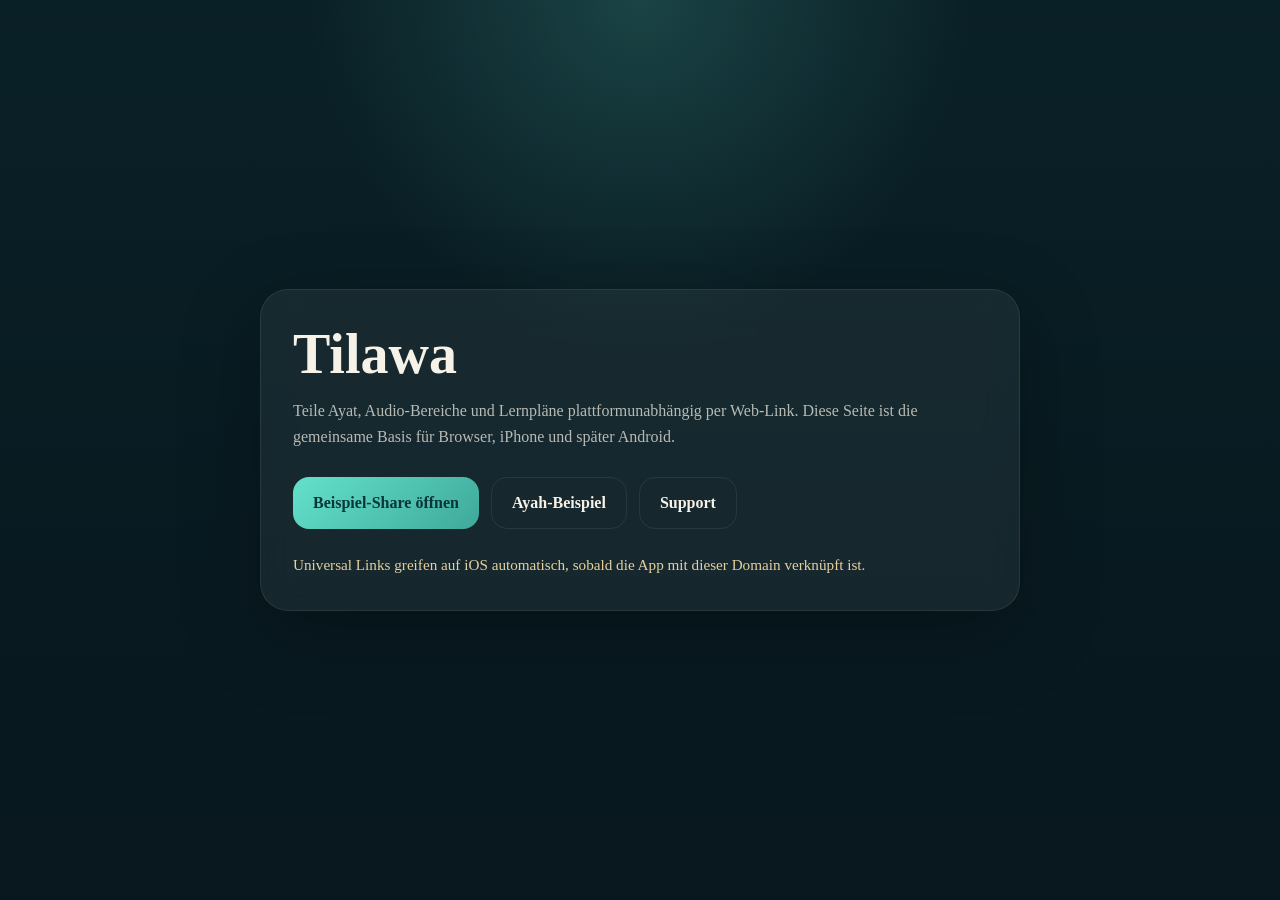
<file: index.html>
<!doctype html>
<html lang="de">
  <head>
    <meta charset="utf-8">
    <meta name="viewport" content="width=device-width, initial-scale=1">
    <title>Tilawa</title>
    <style>
      :root {
        --bg: #07171d;
        --panel: rgba(255, 255, 255, 0.06);
        --panel-border: rgba(255, 255, 255, 0.08);
        --text: #f7f2e7;
        --muted: rgba(247, 242, 231, 0.72);
        --accent: #63e1cb;
        --accent-dark: #0f4b53;
        --gold: #e5d1a0;
      }

      * {
        box-sizing: border-box;
      }

      body {
        margin: 0;
        min-height: 100vh;
        font-family: Georgia, "Times New Roman", serif;
        color: var(--text);
        background:
          radial-gradient(circle at top, rgba(99, 225, 203, 0.18), transparent 30%),
          linear-gradient(180deg, #0a2027 0%, var(--bg) 100%);
        display: grid;
        place-items: center;
        padding: 24px;
      }

      .shell {
        width: min(760px, 100%);
        padding: 32px;
        border-radius: 28px;
        background: var(--panel);
        border: 1px solid var(--panel-border);
        backdrop-filter: blur(18px);
        box-shadow: 0 24px 80px rgba(0, 0, 0, 0.28);
      }

      h1 {
        margin: 0 0 12px;
        font-size: clamp(2.25rem, 5vw, 3.5rem);
        font-weight: 600;
      }

      p {
        margin: 0;
        line-height: 1.6;
        color: var(--muted);
      }

      .actions {
        display: flex;
        gap: 12px;
        flex-wrap: wrap;
        margin-top: 28px;
      }

      .button {
        display: inline-flex;
        align-items: center;
        justify-content: center;
        min-height: 52px;
        padding: 0 20px;
        border-radius: 16px;
        text-decoration: none;
        font-weight: 700;
      }

      .button-primary {
        background: linear-gradient(135deg, var(--accent) 0%, #3fa99a 100%);
        color: #07353a;
      }

      .button-secondary {
        border: 1px solid var(--panel-border);
        color: var(--text);
      }

      .note {
        margin-top: 24px;
        font-size: 0.95rem;
        color: var(--gold);
      }
    </style>
  </head>
  <body>
    <main class="shell">
      <h1>Tilawa</h1>
      <p>
        Teile Ayat, Audio-Bereiche und Lernpläne plattformunabhängig per Web-Link.
        Diese Seite ist die gemeinsame Basis für Browser, iPhone und später Android.
      </p>
      <div class="actions">
        <a class="button button-primary" href="/share/">Beispiel-Share öffnen</a>
        <a class="button button-secondary" href="https://www.gettilawa.com/share/reading?surah=2&from=255&to=257">Ayah-Beispiel</a>
        <a class="button button-secondary" href="/support/">Support</a>
      </div>
      <p class="note">
        Universal Links greifen auf iOS automatisch, sobald die App mit dieser Domain verknüpft ist.
      </p>
    </main>
  </body>
  </html>
</file>
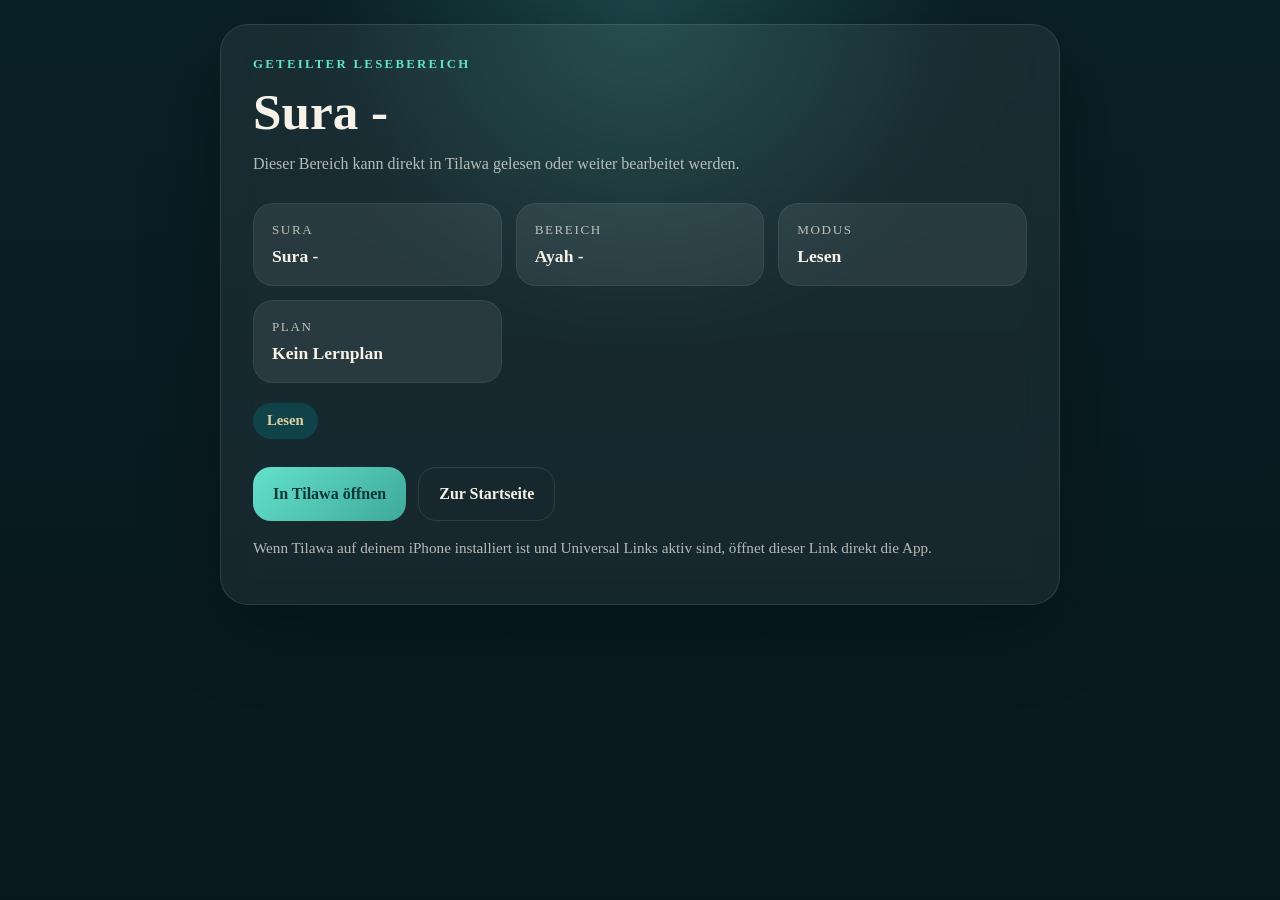
<file: share/index.html>
<!doctype html>
<html lang="de">
  <head>
    <meta charset="utf-8">
    <meta name="viewport" content="width=device-width, initial-scale=1">
    <title>Tilawa Share</title>
    <link rel="stylesheet" href="../assets/share-page.css">
  </head>
  <body>
    <main class="wrap">
      <section class="hero">
        <p class="eyebrow" id="share-type">Tilawa Share</p>
        <h1 id="title">Geteilter Inhalt</h1>
        <p class="subtitle" id="subtitle">
          Diese Seite zeigt geteilte Ayat, Audio-Bereiche oder Lernpläne aus Tilawa.
        </p>

        <div class="grid">
          <div class="card">
            <span class="label">Sura</span>
            <span class="value" id="surah">-</span>
          </div>
          <div class="card">
            <span class="label">Bereich</span>
            <span class="value" id="range">-</span>
          </div>
          <div class="card">
            <span class="label">Modus</span>
            <span class="value" id="mode">-</span>
          </div>
          <div class="card">
            <span class="label">Plan</span>
            <span class="value" id="plan">Kein Lernplan</span>
          </div>
        </div>

        <div class="badge-row" id="badge-row"></div>

        <div class="actions">
          <a class="button button-primary" id="open-app-link" href="#">In Tilawa öffnen</a>
          <a class="button button-secondary" href="/">Zur Startseite</a>
        </div>

        <p class="footer-note">
          Wenn Tilawa auf deinem iPhone installiert ist und Universal Links aktiv sind,
          öffnet dieser Link direkt die App.
        </p>
      </section>
    </main>

    <script src="../assets/share-page.js"></script>
  </body>
  </html>
</file>
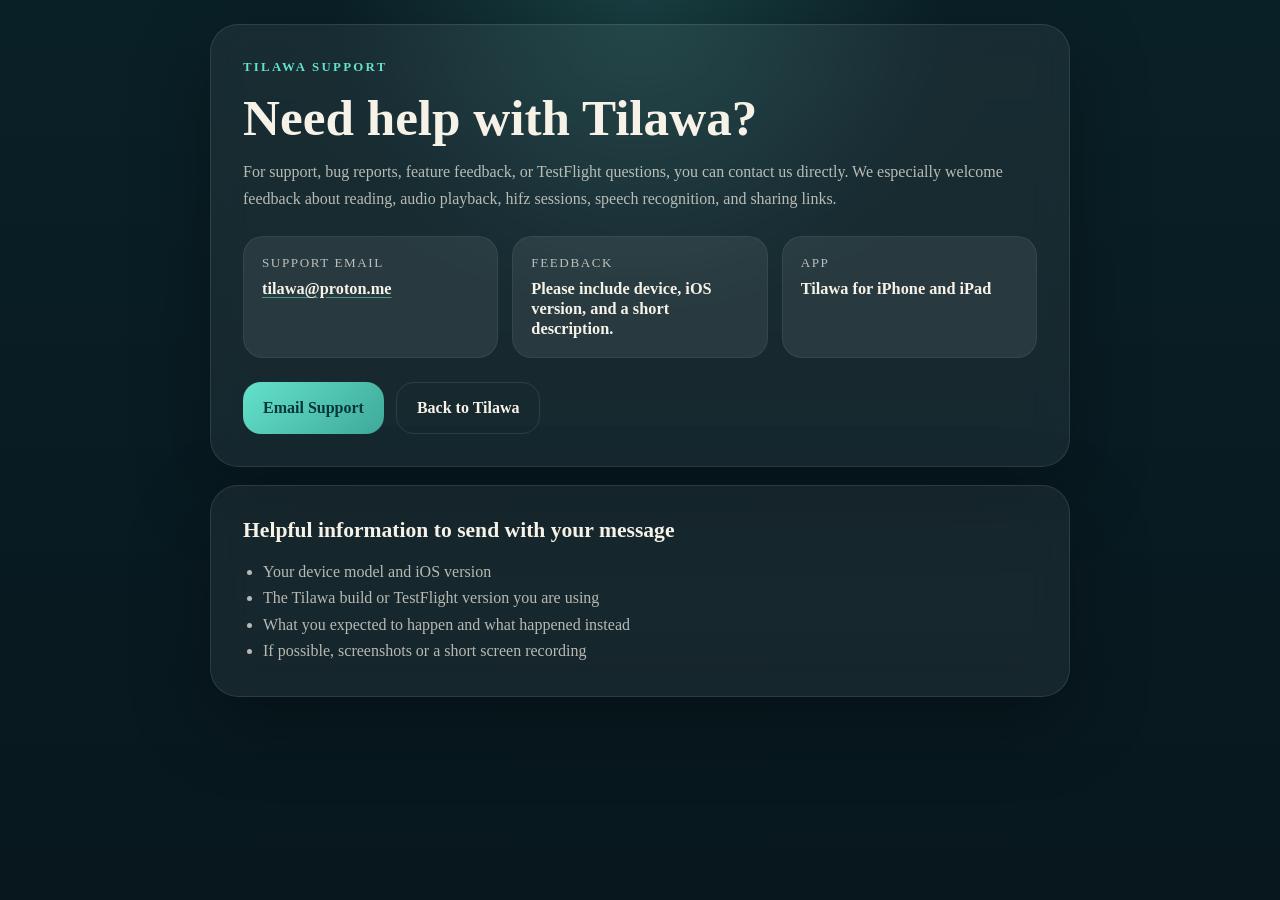
<file: support/index.html>
<!doctype html>
<html lang="en">
  <head>
    <meta charset="utf-8">
    <meta name="viewport" content="width=device-width, initial-scale=1">
    <title>Tilawa Support</title>
    <style>
      :root {
        --bg: #07171d;
        --panel: rgba(255, 255, 255, 0.06);
        --panel-strong: rgba(255, 255, 255, 0.08);
        --panel-border: rgba(255, 255, 255, 0.1);
        --text: #f7f2e7;
        --muted: rgba(247, 242, 231, 0.72);
        --accent: #63e1cb;
        --accent-dark: #0f4b53;
        --gold: #e5d1a0;
      }

      * {
        box-sizing: border-box;
      }

      body {
        margin: 0;
        min-height: 100vh;
        font-family: Georgia, "Times New Roman", serif;
        color: var(--text);
        background:
          radial-gradient(circle at top, rgba(99, 225, 203, 0.16), transparent 28%),
          linear-gradient(180deg, #0a2027 0%, var(--bg) 100%);
        padding: 24px;
      }

      .wrap {
        width: min(860px, 100%);
        margin: 0 auto;
      }

      .hero,
      .section {
        padding: 32px;
        border-radius: 28px;
        background: var(--panel);
        border: 1px solid var(--panel-border);
        backdrop-filter: blur(18px);
        box-shadow: 0 24px 80px rgba(0, 0, 0, 0.28);
      }

      .section {
        margin-top: 18px;
      }

      .eyebrow {
        margin: 0 0 10px;
        color: var(--accent);
        font-size: 0.8rem;
        letter-spacing: 0.18em;
        text-transform: uppercase;
        font-weight: 700;
      }

      h1,
      h2 {
        margin: 0;
        font-weight: 600;
      }

      h1 {
        font-size: clamp(2rem, 4vw, 3.2rem);
      }

      h2 {
        font-size: 1.35rem;
      }

      p,
      li {
        line-height: 1.65;
        color: var(--muted);
      }

      .lead {
        margin-top: 12px;
      }

      .grid {
        display: grid;
        grid-template-columns: repeat(auto-fit, minmax(220px, 1fr));
        gap: 14px;
        margin-top: 24px;
      }

      .card {
        padding: 18px;
        border-radius: 20px;
        background: var(--panel-strong);
        border: 1px solid rgba(255, 255, 255, 0.06);
      }

      .label {
        display: block;
        margin-bottom: 8px;
        color: var(--muted);
        font-size: 0.82rem;
        text-transform: uppercase;
        letter-spacing: 0.12em;
      }

      .value,
      a {
        color: var(--text);
      }

      .value {
        font-size: 1.02rem;
        font-weight: 700;
      }

      a {
        text-decoration-color: rgba(99, 225, 203, 0.55);
        text-underline-offset: 3px;
      }

      .button-row {
        display: flex;
        gap: 12px;
        flex-wrap: wrap;
        margin-top: 24px;
      }

      .button {
        display: inline-flex;
        align-items: center;
        justify-content: center;
        min-height: 52px;
        padding: 0 20px;
        border-radius: 18px;
        text-decoration: none;
        font-weight: 700;
      }

      .button-primary {
        background: linear-gradient(135deg, var(--accent) 0%, #3fa99a 100%);
        color: #07353a;
      }

      .button-secondary {
        border: 1px solid var(--panel-border);
      }

      ul {
        margin: 16px 0 0;
        padding-left: 20px;
      }
    </style>
  </head>
  <body>
    <main class="wrap">
      <section class="hero">
        <p class="eyebrow">Tilawa Support</p>
        <h1>Need help with Tilawa?</h1>
        <p class="lead">
          For support, bug reports, feature feedback, or TestFlight questions,
          you can contact us directly. We especially welcome feedback about reading,
          audio playback, hifz sessions, speech recognition, and sharing links.
        </p>
        <div class="grid">
          <article class="card">
            <span class="label">Support Email</span>
            <div class="value"><a href="mailto:tilawa@proton.me">tilawa@proton.me</a></div>
          </article>
          <article class="card">
            <span class="label">Feedback</span>
            <div class="value">Please include device, iOS version, and a short description.</div>
          </article>
          <article class="card">
            <span class="label">App</span>
            <div class="value">Tilawa for iPhone and iPad</div>
          </article>
        </div>
        <div class="button-row">
          <a class="button button-primary" href="mailto:tilawa@proton.me">Email Support</a>
          <a class="button button-secondary" href="/">Back to Tilawa</a>
        </div>
      </section>

      <section class="section">
        <h2>Helpful information to send with your message</h2>
        <ul>
          <li>Your device model and iOS version</li>
          <li>The Tilawa build or TestFlight version you are using</li>
          <li>What you expected to happen and what happened instead</li>
          <li>If possible, screenshots or a short screen recording</li>
        </ul>
      </section>
    </main>
  </body>
</html>
</file>
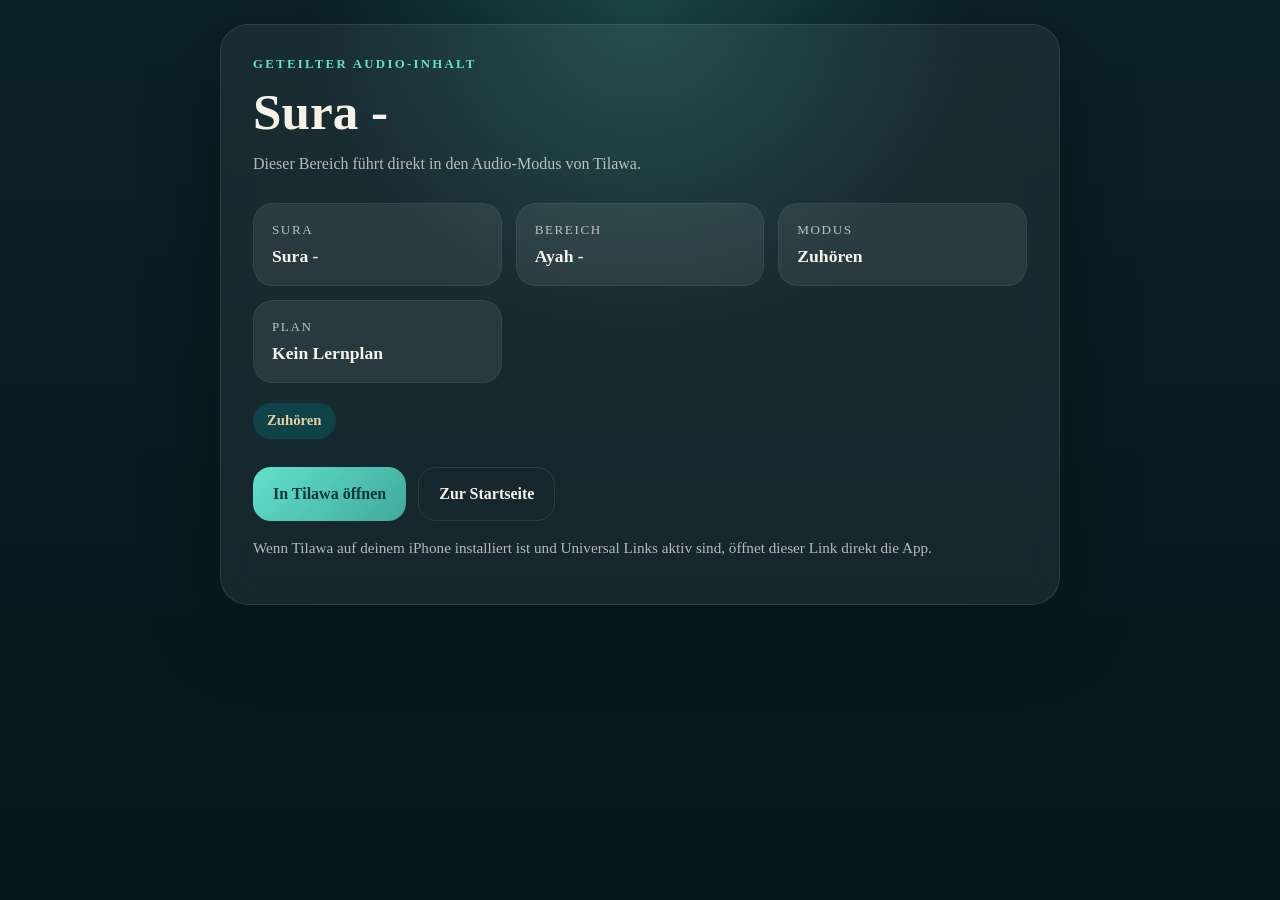
<file: share/audio/index.html>
<!doctype html>
<html lang="de">
  <head>
    <meta charset="utf-8">
    <meta name="viewport" content="width=device-width, initial-scale=1">
    <title>Tilawa Share</title>
    <link rel="stylesheet" href="../../assets/share-page.css">
  </head>
  <body data-share-type="audio">
    <main class="wrap">
      <section class="hero">
        <p class="eyebrow" id="share-type">Tilawa Share</p>
        <h1 id="title">Geteilter Inhalt</h1>
        <p class="subtitle" id="subtitle">Diese Seite zeigt geteilte Ayat, Audio-Bereiche oder Lernpläne aus Tilawa.</p>
        <div class="grid">
          <div class="card"><span class="label">Sura</span><span class="value" id="surah">-</span></div>
          <div class="card"><span class="label">Bereich</span><span class="value" id="range">-</span></div>
          <div class="card"><span class="label">Modus</span><span class="value" id="mode">-</span></div>
          <div class="card"><span class="label">Plan</span><span class="value" id="plan">Kein Lernplan</span></div>
        </div>
        <div class="badge-row" id="badge-row"></div>
        <div class="actions">
          <a class="button button-primary" id="open-app-link" href="#">In Tilawa öffnen</a>
          <a class="button button-secondary" href="/">Zur Startseite</a>
        </div>
        <p class="footer-note">Wenn Tilawa auf deinem iPhone installiert ist und Universal Links aktiv sind, öffnet dieser Link direkt die App.</p>
      </section>
    </main>
    <script src="../../assets/share-page.js"></script>
  </body>
  </html>
</file>
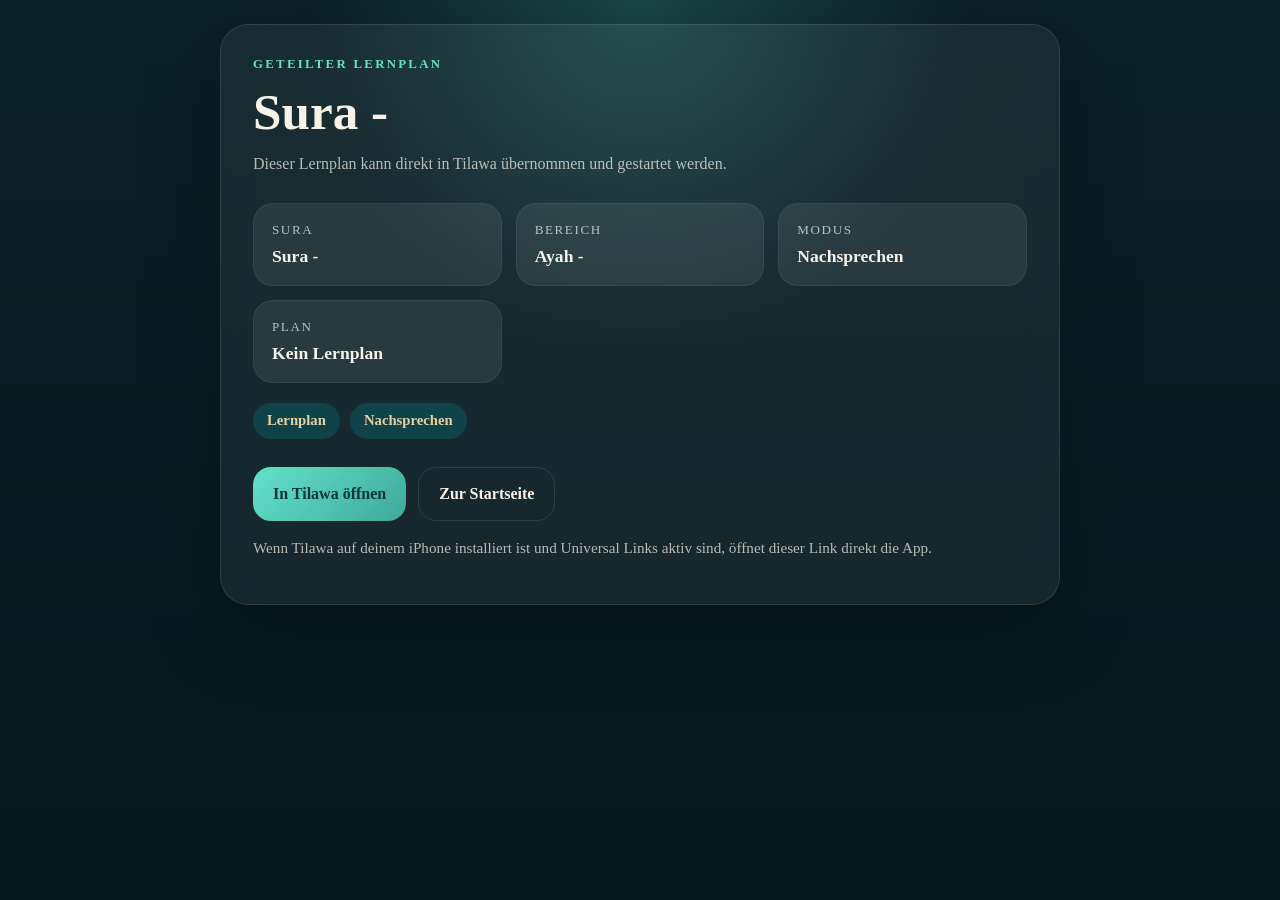
<file: share/plan/index.html>
<!doctype html>
<html lang="de">
  <head>
    <meta charset="utf-8">
    <meta name="viewport" content="width=device-width, initial-scale=1">
    <title>Tilawa Share</title>
    <link rel="stylesheet" href="../../assets/share-page.css">
  </head>
  <body data-share-type="plan">
    <main class="wrap">
      <section class="hero">
        <p class="eyebrow" id="share-type">Tilawa Share</p>
        <h1 id="title">Geteilter Inhalt</h1>
        <p class="subtitle" id="subtitle">Diese Seite zeigt geteilte Ayat, Audio-Bereiche oder Lernpläne aus Tilawa.</p>
        <div class="grid">
          <div class="card"><span class="label">Sura</span><span class="value" id="surah">-</span></div>
          <div class="card"><span class="label">Bereich</span><span class="value" id="range">-</span></div>
          <div class="card"><span class="label">Modus</span><span class="value" id="mode">-</span></div>
          <div class="card"><span class="label">Plan</span><span class="value" id="plan">Kein Lernplan</span></div>
        </div>
        <div class="badge-row" id="badge-row"></div>
        <div class="actions">
          <a class="button button-primary" id="open-app-link" href="#">In Tilawa öffnen</a>
          <a class="button button-secondary" href="/">Zur Startseite</a>
        </div>
        <p class="footer-note">Wenn Tilawa auf deinem iPhone installiert ist und Universal Links aktiv sind, öffnet dieser Link direkt die App.</p>
      </section>
    </main>
    <script src="../../assets/share-page.js"></script>
  </body>
  </html>
</file>
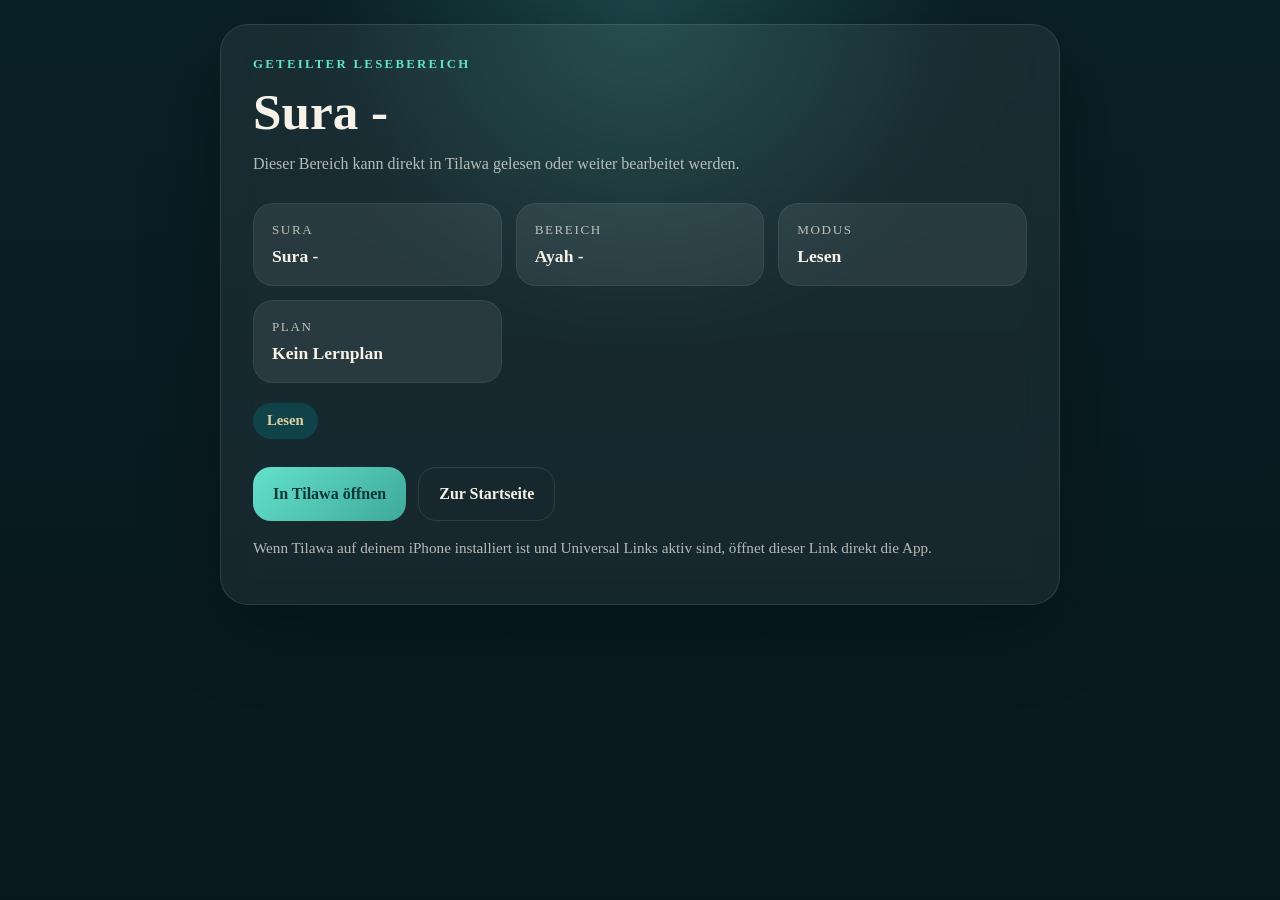
<file: share/reading/index.html>
<!doctype html>
<html lang="de">
  <head>
    <meta charset="utf-8">
    <meta name="viewport" content="width=device-width, initial-scale=1">
    <title>Tilawa Share</title>
    <link rel="stylesheet" href="../../assets/share-page.css">
  </head>
  <body data-share-type="reading">
    <main class="wrap">
      <section class="hero">
        <p class="eyebrow" id="share-type">Tilawa Share</p>
        <h1 id="title">Geteilter Inhalt</h1>
        <p class="subtitle" id="subtitle">Diese Seite zeigt geteilte Ayat, Audio-Bereiche oder Lernpläne aus Tilawa.</p>
        <div class="grid">
          <div class="card"><span class="label">Sura</span><span class="value" id="surah">-</span></div>
          <div class="card"><span class="label">Bereich</span><span class="value" id="range">-</span></div>
          <div class="card"><span class="label">Modus</span><span class="value" id="mode">-</span></div>
          <div class="card"><span class="label">Plan</span><span class="value" id="plan">Kein Lernplan</span></div>
        </div>
        <div class="badge-row" id="badge-row"></div>
        <div class="actions">
          <a class="button button-primary" id="open-app-link" href="#">In Tilawa öffnen</a>
          <a class="button button-secondary" href="/">Zur Startseite</a>
        </div>
        <p class="footer-note">Wenn Tilawa auf deinem iPhone installiert ist und Universal Links aktiv sind, öffnet dieser Link direkt die App.</p>
      </section>
    </main>
    <script src="../../assets/share-page.js"></script>
  </body>
  </html>
</file>
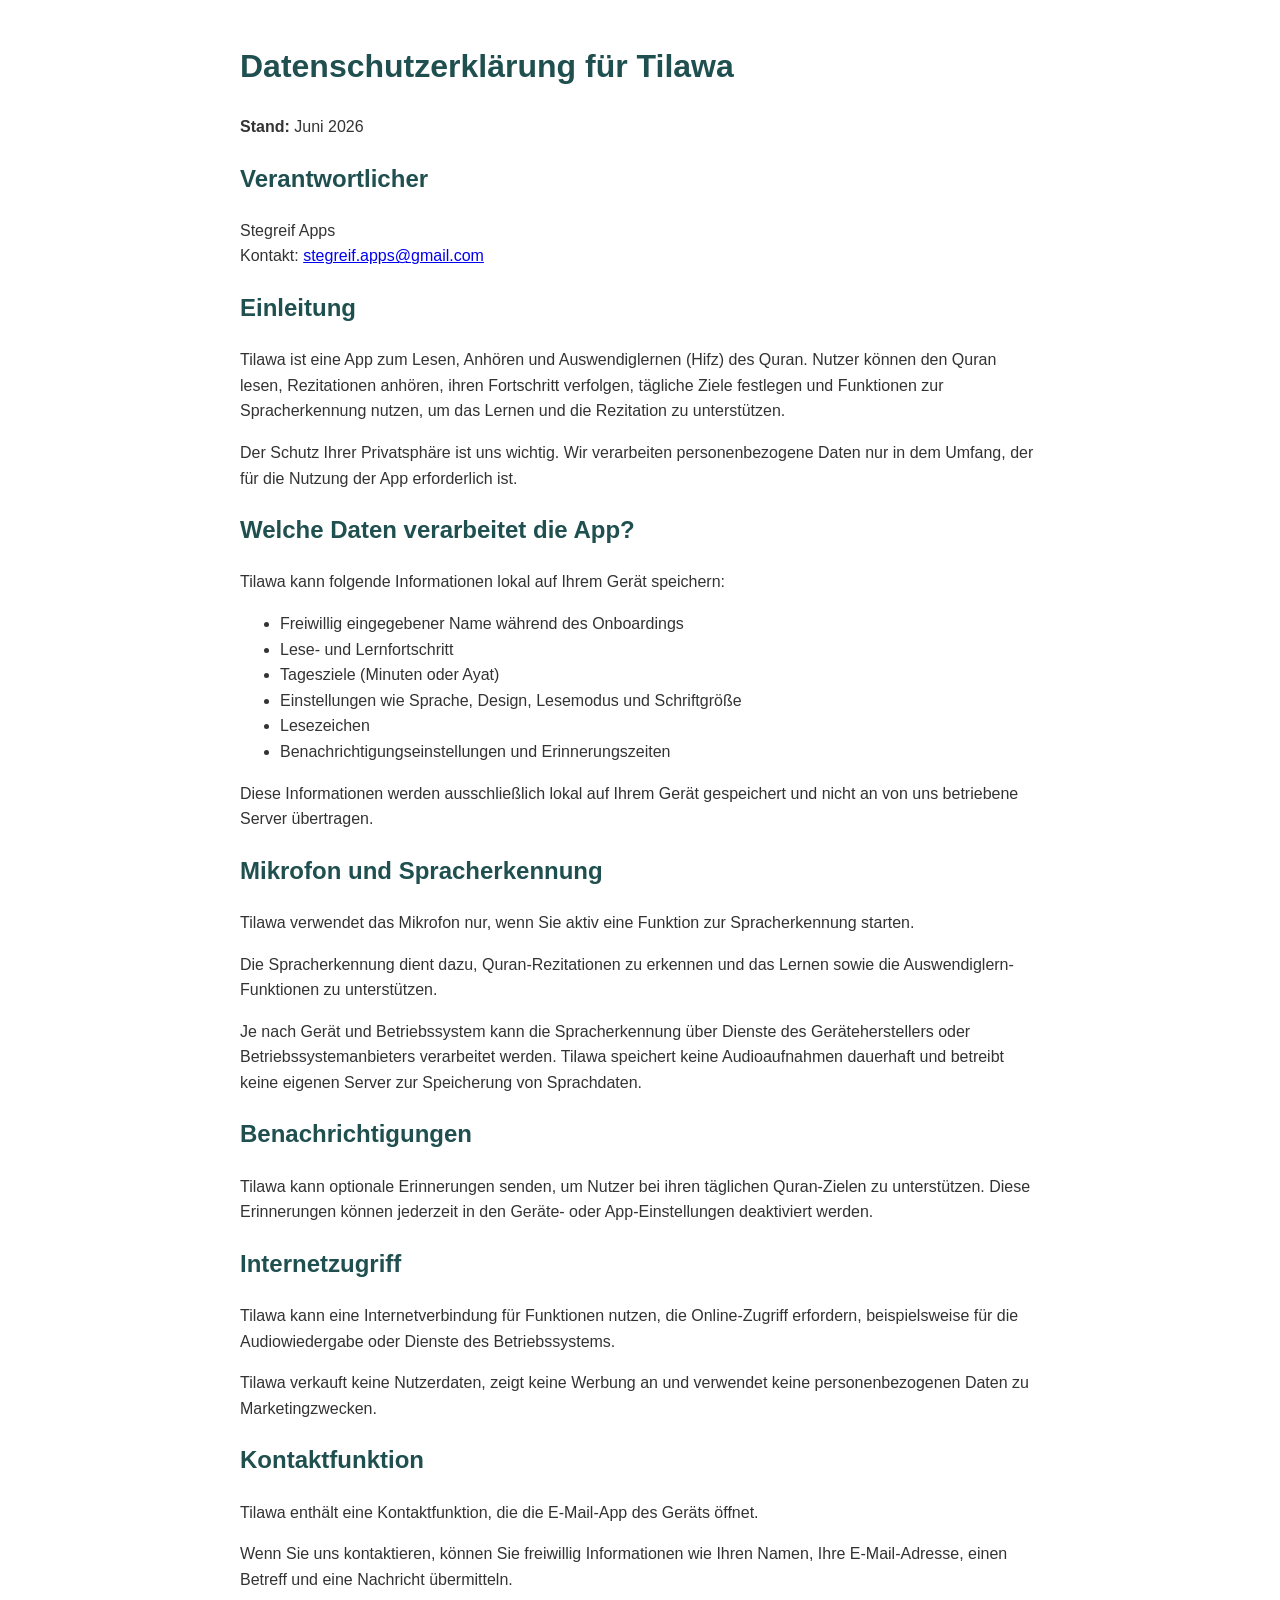
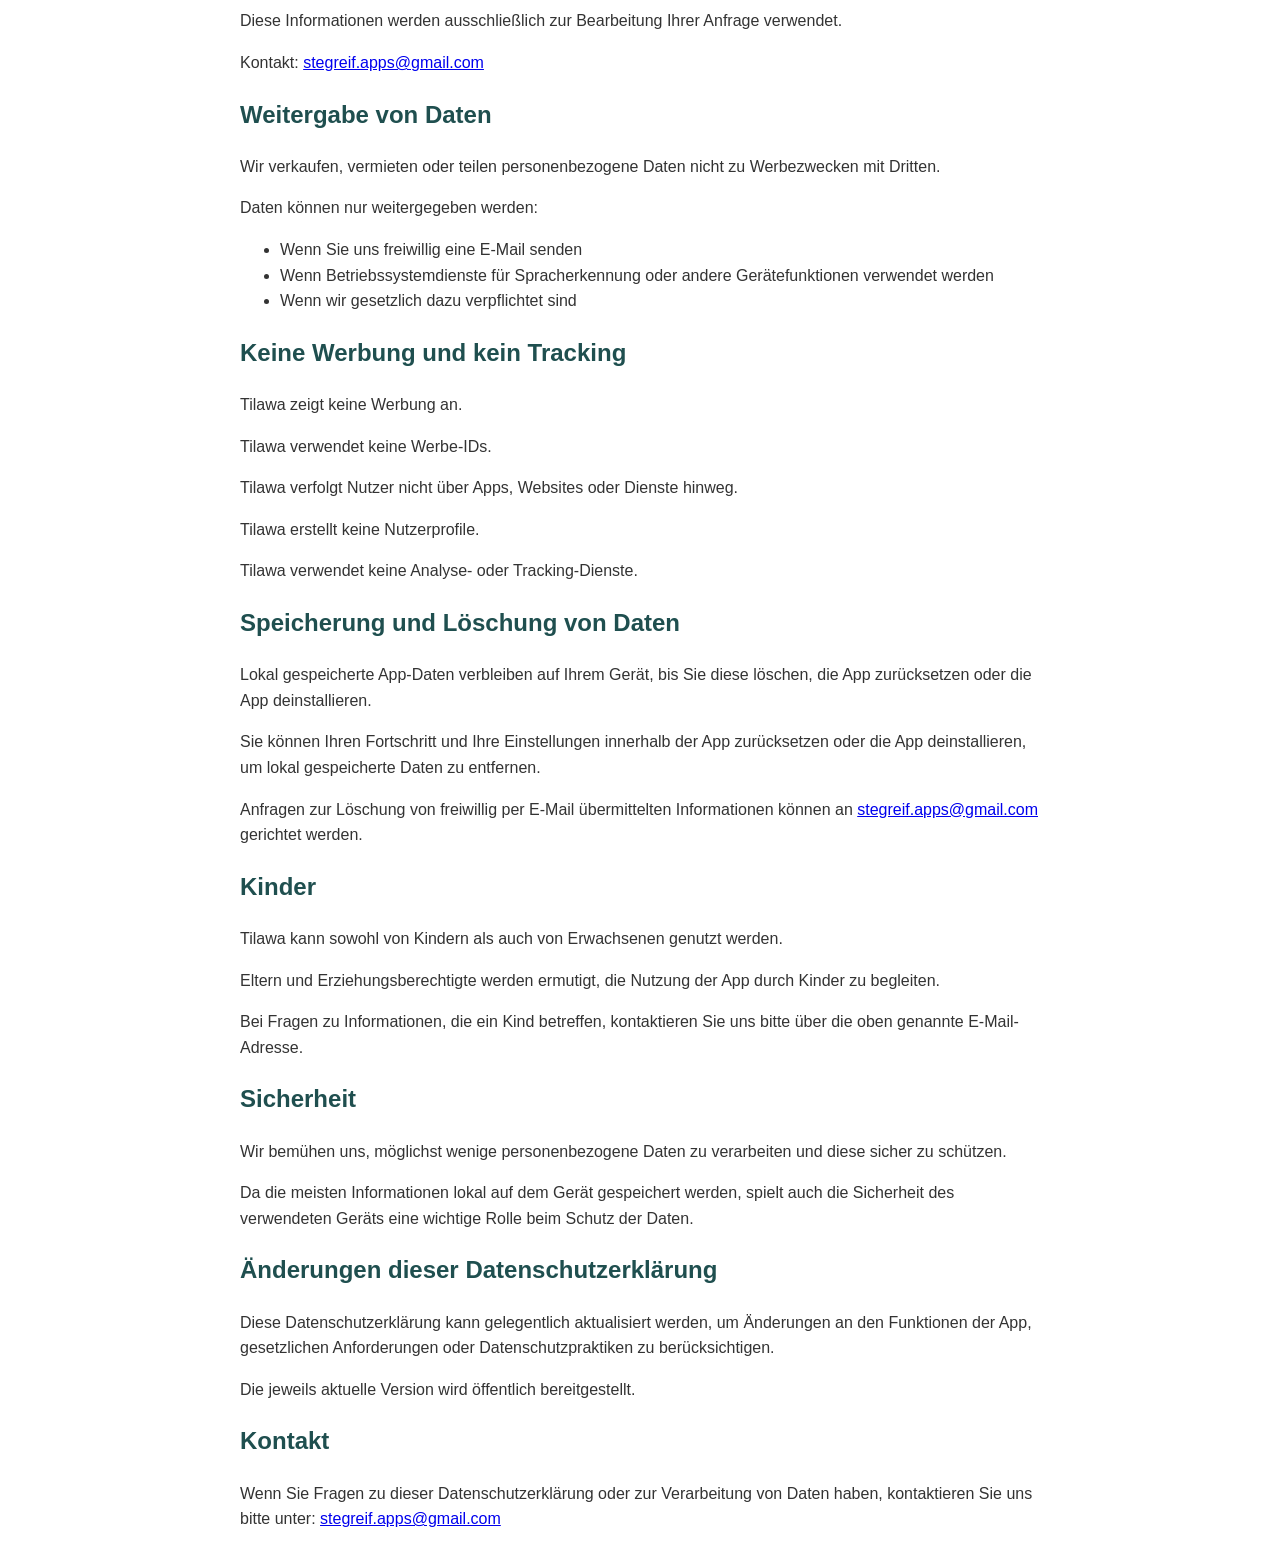
<file: privacy-policy-de.html>
<!DOCTYPE html>
<html lang="de">
<head>
  <meta charset="UTF-8">
  <meta name="viewport" content="width=device-width, initial-scale=1.0">
  <title>Datenschutzerklärung - Tilawa</title>
  <style>
    body {
      font-family: -apple-system, BlinkMacSystemFont, "Segoe UI", Roboto, Arial, sans-serif;
      line-height: 1.6;
      max-width: 800px;
      margin: 0 auto;
      padding: 20px;
      color: #333;
    }
    h1, h2 {
      color: #1f4f4f;
    }
  </style>
</head>
<body>

<h1>Datenschutzerklärung für Tilawa</h1>

<p><strong>Stand:</strong> Juni 2026</p>

<h2>Verantwortlicher</h2>

<p>
Stegreif Apps<br>
Kontakt: <a href="mailto:stegreif.apps@gmail.com">stegreif.apps@gmail.com</a>
</p>

<h2>Einleitung</h2>

<p>
Tilawa ist eine App zum Lesen, Anhören und Auswendiglernen (Hifz) des Quran. Nutzer können den Quran lesen, Rezitationen anhören, ihren Fortschritt verfolgen, tägliche Ziele festlegen und Funktionen zur Spracherkennung nutzen, um das Lernen und die Rezitation zu unterstützen.
</p>

<p>
Der Schutz Ihrer Privatsphäre ist uns wichtig. Wir verarbeiten personenbezogene Daten nur in dem Umfang, der für die Nutzung der App erforderlich ist.
</p>

<h2>Welche Daten verarbeitet die App?</h2>

<p>Tilawa kann folgende Informationen lokal auf Ihrem Gerät speichern:</p>

<ul>
<li>Freiwillig eingegebener Name während des Onboardings</li>
<li>Lese- und Lernfortschritt</li>
<li>Tagesziele (Minuten oder Ayat)</li>
<li>Einstellungen wie Sprache, Design, Lesemodus und Schriftgröße</li>
<li>Lesezeichen</li>
<li>Benachrichtigungseinstellungen und Erinnerungszeiten</li>
</ul>

<p>
Diese Informationen werden ausschließlich lokal auf Ihrem Gerät gespeichert und nicht an von uns betriebene Server übertragen.
</p>

<h2>Mikrofon und Spracherkennung</h2>

<p>
Tilawa verwendet das Mikrofon nur, wenn Sie aktiv eine Funktion zur Spracherkennung starten.
</p>

<p>
Die Spracherkennung dient dazu, Quran-Rezitationen zu erkennen und das Lernen sowie die Auswendiglern-Funktionen zu unterstützen.
</p>

<p>
Je nach Gerät und Betriebssystem kann die Spracherkennung über Dienste des Geräteherstellers oder Betriebssystemanbieters verarbeitet werden. Tilawa speichert keine Audioaufnahmen dauerhaft und betreibt keine eigenen Server zur Speicherung von Sprachdaten.
</p>

<h2>Benachrichtigungen</h2>

<p>
Tilawa kann optionale Erinnerungen senden, um Nutzer bei ihren täglichen Quran-Zielen zu unterstützen. Diese Erinnerungen können jederzeit in den Geräte- oder App-Einstellungen deaktiviert werden.
</p>

<h2>Internetzugriff</h2>

<p>
Tilawa kann eine Internetverbindung für Funktionen nutzen, die Online-Zugriff erfordern, beispielsweise für die Audiowiedergabe oder Dienste des Betriebssystems.
</p>

<p>
Tilawa verkauft keine Nutzerdaten, zeigt keine Werbung an und verwendet keine personenbezogenen Daten zu Marketingzwecken.
</p>

<h2>Kontaktfunktion</h2>

<p>
Tilawa enthält eine Kontaktfunktion, die die E-Mail-App des Geräts öffnet.
</p>

<p>
Wenn Sie uns kontaktieren, können Sie freiwillig Informationen wie Ihren Namen, Ihre E-Mail-Adresse, einen Betreff und eine Nachricht übermitteln.
</p>

<p>
Diese Informationen werden ausschließlich zur Bearbeitung Ihrer Anfrage verwendet.
</p>

<p>
Kontakt: <a href="mailto:stegreif.apps@gmail.com">stegreif.apps@gmail.com</a>
</p>

<h2>Weitergabe von Daten</h2>

<p>
Wir verkaufen, vermieten oder teilen personenbezogene Daten nicht zu Werbezwecken mit Dritten.
</p>

<p>Daten können nur weitergegeben werden:</p>

<ul>
<li>Wenn Sie uns freiwillig eine E-Mail senden</li>
<li>Wenn Betriebssystemdienste für Spracherkennung oder andere Gerätefunktionen verwendet werden</li>
<li>Wenn wir gesetzlich dazu verpflichtet sind</li>
</ul>

<h2>Keine Werbung und kein Tracking</h2>

<p>Tilawa zeigt keine Werbung an.</p>
<p>Tilawa verwendet keine Werbe-IDs.</p>
<p>Tilawa verfolgt Nutzer nicht über Apps, Websites oder Dienste hinweg.</p>
<p>Tilawa erstellt keine Nutzerprofile.</p>
<p>Tilawa verwendet keine Analyse- oder Tracking-Dienste.</p>

<h2>Speicherung und Löschung von Daten</h2>

<p>
Lokal gespeicherte App-Daten verbleiben auf Ihrem Gerät, bis Sie diese löschen, die App zurücksetzen oder die App deinstallieren.
</p>

<p>
Sie können Ihren Fortschritt und Ihre Einstellungen innerhalb der App zurücksetzen oder die App deinstallieren, um lokal gespeicherte Daten zu entfernen.
</p>

<p>
Anfragen zur Löschung von freiwillig per E-Mail übermittelten Informationen können an
<a href="mailto:stegreif.apps@gmail.com">stegreif.apps@gmail.com</a>
gerichtet werden.
</p>

<h2>Kinder</h2>

<p>
Tilawa kann sowohl von Kindern als auch von Erwachsenen genutzt werden.
</p>

<p>
Eltern und Erziehungsberechtigte werden ermutigt, die Nutzung der App durch Kinder zu begleiten.
</p>

<p>
Bei Fragen zu Informationen, die ein Kind betreffen, kontaktieren Sie uns bitte über die oben genannte E-Mail-Adresse.
</p>

<h2>Sicherheit</h2>

<p>
Wir bemühen uns, möglichst wenige personenbezogene Daten zu verarbeiten und diese sicher zu schützen.
</p>

<p>
Da die meisten Informationen lokal auf dem Gerät gespeichert werden, spielt auch die Sicherheit des verwendeten Geräts eine wichtige Rolle beim Schutz der Daten.
</p>

<h2>Änderungen dieser Datenschutzerklärung</h2>

<p>
Diese Datenschutzerklärung kann gelegentlich aktualisiert werden, um Änderungen an den Funktionen der App, gesetzlichen Anforderungen oder Datenschutzpraktiken zu berücksichtigen.
</p>

<p>
Die jeweils aktuelle Version wird öffentlich bereitgestellt.
</p>

<h2>Kontakt</h2>

<p>
Wenn Sie Fragen zu dieser Datenschutzerklärung oder zur Verarbeitung von Daten haben, kontaktieren Sie uns bitte unter:
<a href="mailto:stegreif.apps@gmail.com">stegreif.apps@gmail.com</a>
</p>

</body>
</html>
</file>
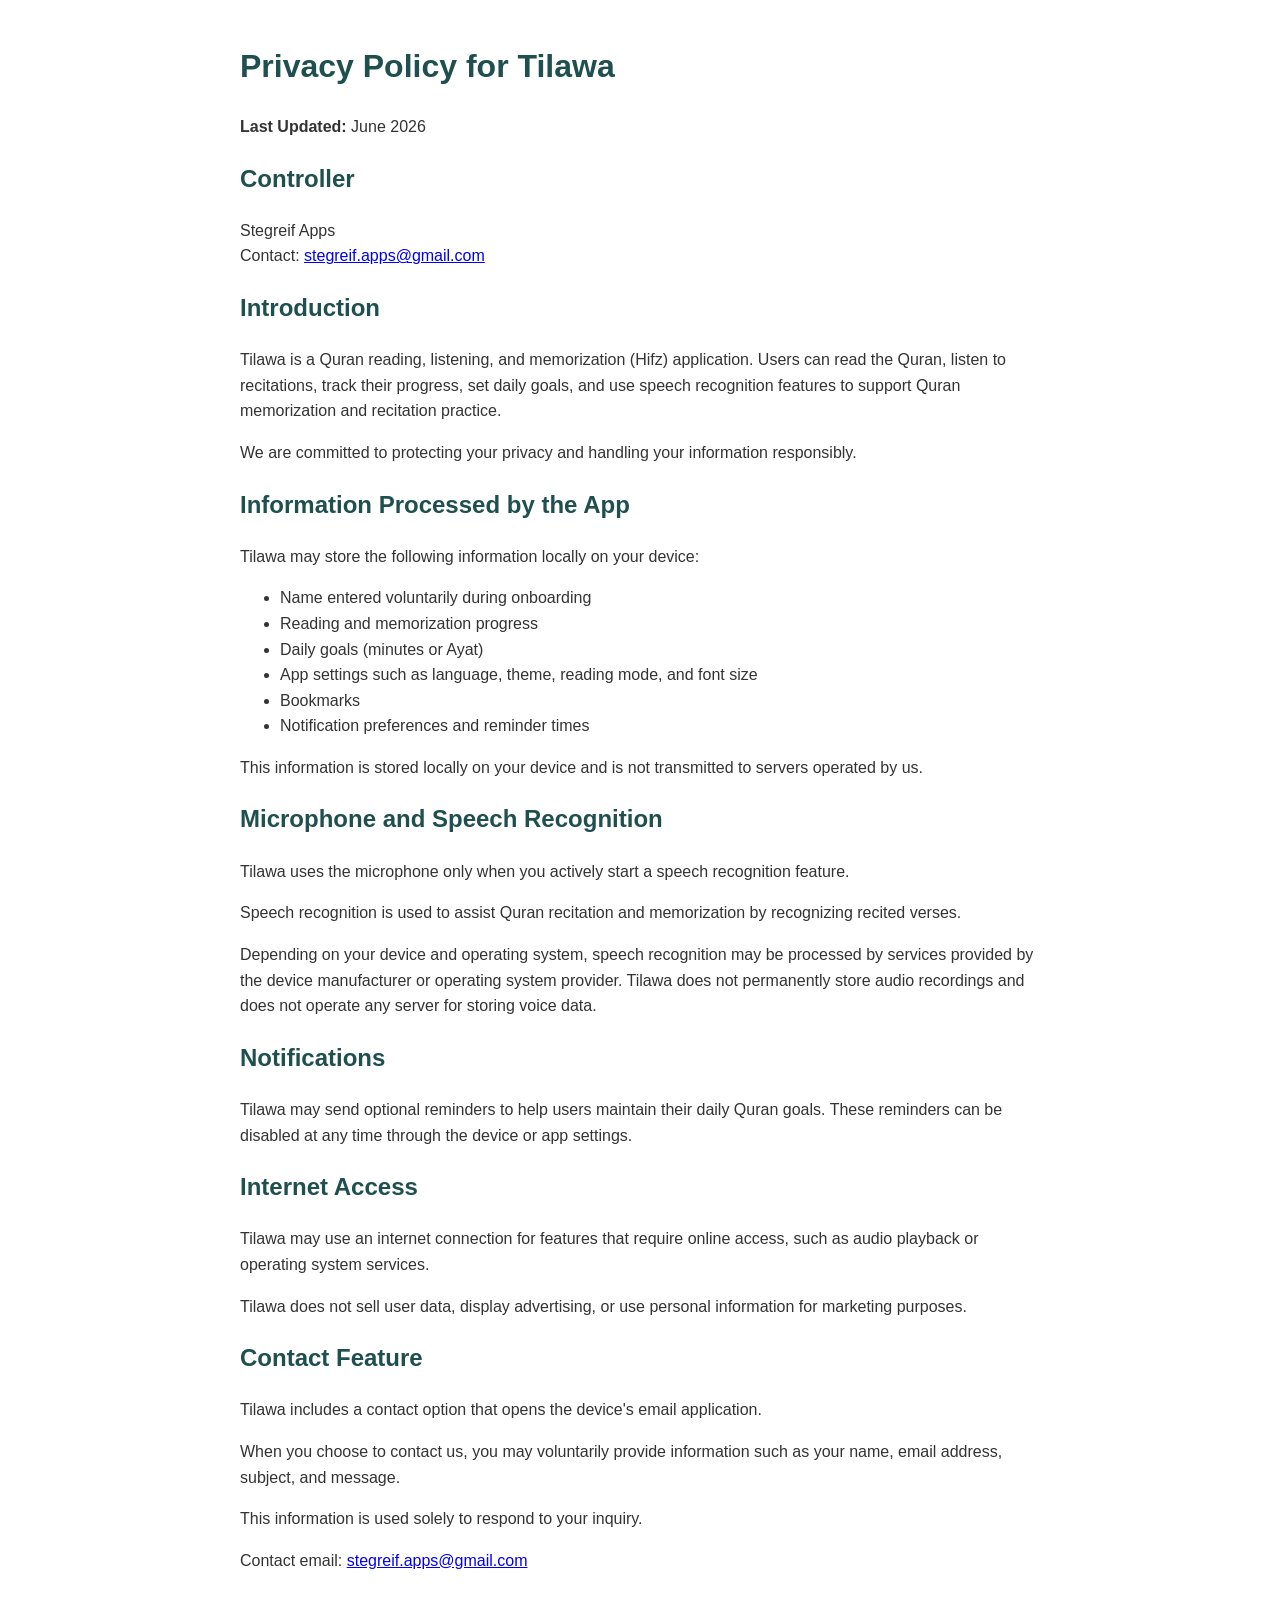
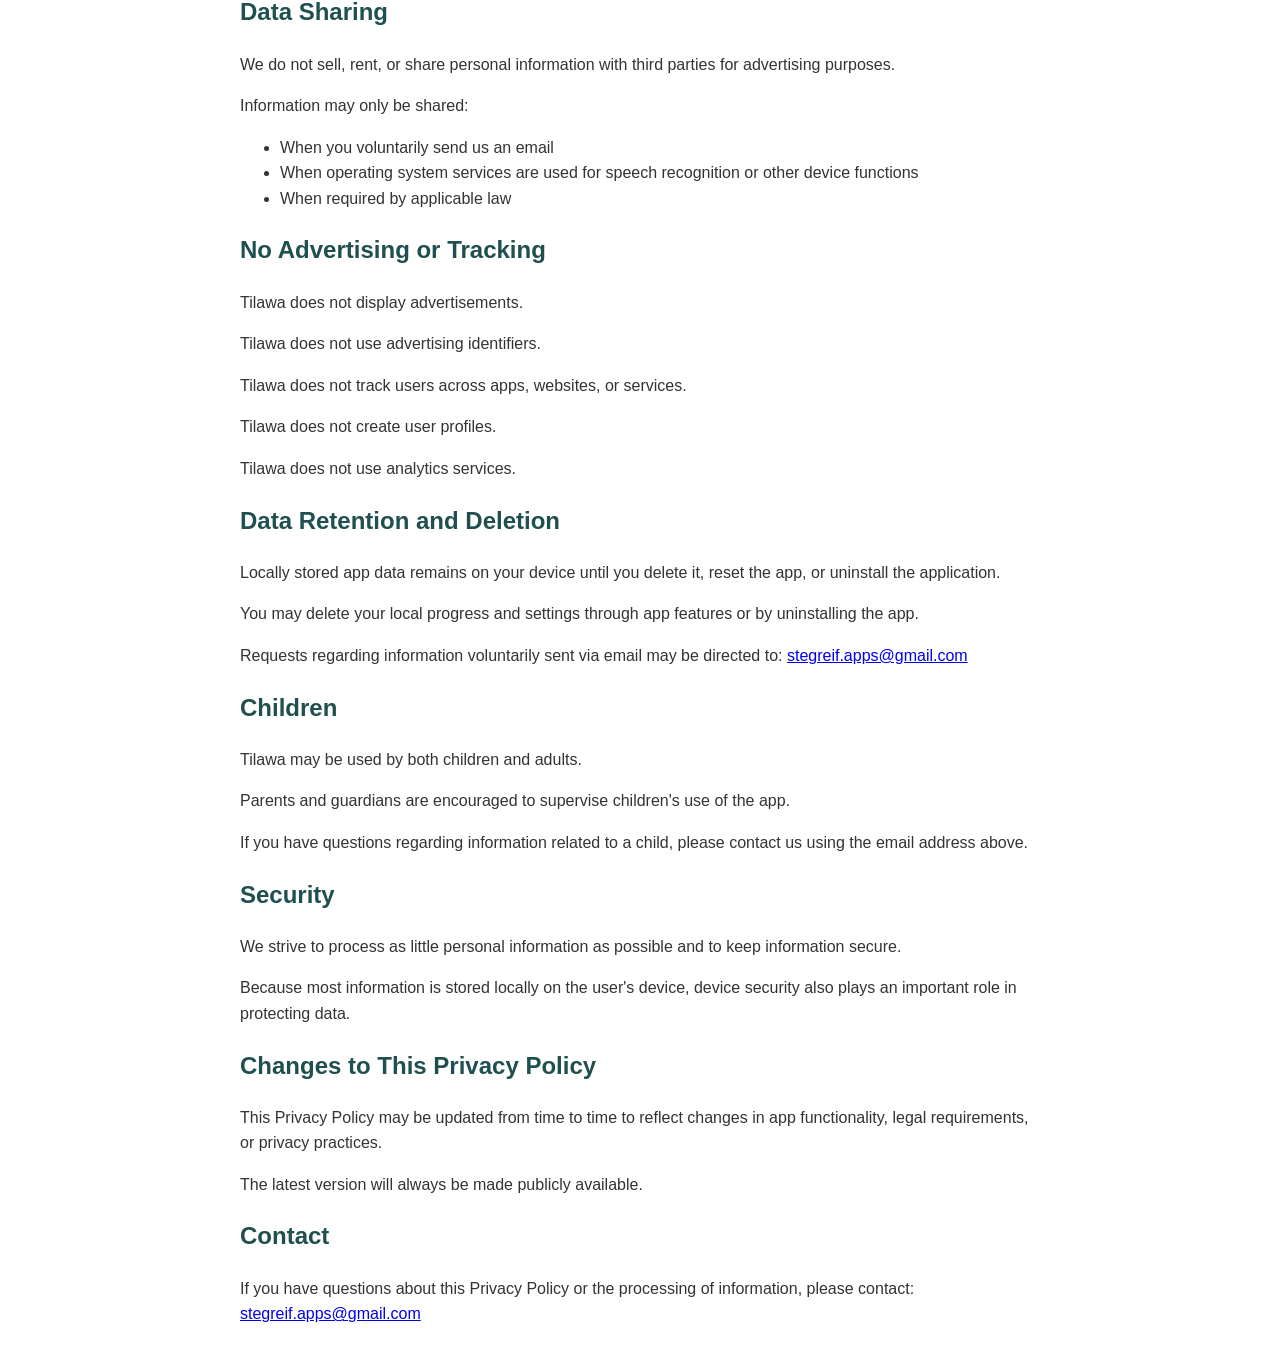
<file: privacy-policy.html>
<!DOCTYPE html>
<html lang="en">
<head>
  <meta charset="UTF-8">
  <meta name="viewport" content="width=device-width, initial-scale=1.0">
  <title>Privacy Policy - Tilawa</title>
  <style>
    body {
      font-family: -apple-system, BlinkMacSystemFont, "Segoe UI", Roboto, Arial, sans-serif;
      line-height: 1.6;
      max-width: 800px;
      margin: 0 auto;
      padding: 20px;
      color: #333;
    }
    h1, h2 {
      color: #1f4f4f;
    }
  </style>
</head>
<body>

<h1>Privacy Policy for Tilawa</h1>

<p><strong>Last Updated:</strong> June 2026</p>

<h2>Controller</h2>

<p>
Stegreif Apps<br>
Contact: <a href="mailto:stegreif.apps@gmail.com">stegreif.apps@gmail.com</a>
</p>

<h2>Introduction</h2>

<p>
Tilawa is a Quran reading, listening, and memorization (Hifz) application. Users can read the Quran, listen to recitations, track their progress, set daily goals, and use speech recognition features to support Quran memorization and recitation practice.
</p>

<p>
We are committed to protecting your privacy and handling your information responsibly.
</p>

<h2>Information Processed by the App</h2>

<p>Tilawa may store the following information locally on your device:</p>

<ul>
<li>Name entered voluntarily during onboarding</li>
<li>Reading and memorization progress</li>
<li>Daily goals (minutes or Ayat)</li>
<li>App settings such as language, theme, reading mode, and font size</li>
<li>Bookmarks</li>
<li>Notification preferences and reminder times</li>
</ul>

<p>
This information is stored locally on your device and is not transmitted to servers operated by us.
</p>

<h2>Microphone and Speech Recognition</h2>

<p>
Tilawa uses the microphone only when you actively start a speech recognition feature.
</p>

<p>
Speech recognition is used to assist Quran recitation and memorization by recognizing recited verses.
</p>

<p>
Depending on your device and operating system, speech recognition may be processed by services provided by the device manufacturer or operating system provider. Tilawa does not permanently store audio recordings and does not operate any server for storing voice data.
</p>

<h2>Notifications</h2>

<p>
Tilawa may send optional reminders to help users maintain their daily Quran goals. These reminders can be disabled at any time through the device or app settings.
</p>

<h2>Internet Access</h2>

<p>
Tilawa may use an internet connection for features that require online access, such as audio playback or operating system services.
</p>

<p>
Tilawa does not sell user data, display advertising, or use personal information for marketing purposes.
</p>

<h2>Contact Feature</h2>

<p>
Tilawa includes a contact option that opens the device's email application.
</p>

<p>
When you choose to contact us, you may voluntarily provide information such as your name, email address, subject, and message.
</p>

<p>
This information is used solely to respond to your inquiry.
</p>

<p>
Contact email: <a href="mailto:stegreif.apps@gmail.com">stegreif.apps@gmail.com</a>
</p>

<h2>Data Sharing</h2>

<p>
We do not sell, rent, or share personal information with third parties for advertising purposes.
</p>

<p>Information may only be shared:</p>

<ul>
<li>When you voluntarily send us an email</li>
<li>When operating system services are used for speech recognition or other device functions</li>
<li>When required by applicable law</li>
</ul>

<h2>No Advertising or Tracking</h2>

<p>Tilawa does not display advertisements.</p>
<p>Tilawa does not use advertising identifiers.</p>
<p>Tilawa does not track users across apps, websites, or services.</p>
<p>Tilawa does not create user profiles.</p>
<p>Tilawa does not use analytics services.</p>

<h2>Data Retention and Deletion</h2>

<p>
Locally stored app data remains on your device until you delete it, reset the app, or uninstall the application.
</p>

<p>
You may delete your local progress and settings through app features or by uninstalling the app.
</p>

<p>
Requests regarding information voluntarily sent via email may be directed to:
<a href="mailto:stegreif.apps@gmail.com">stegreif.apps@gmail.com</a>
</p>

<h2>Children</h2>

<p>
Tilawa may be used by both children and adults.
</p>

<p>
Parents and guardians are encouraged to supervise children's use of the app.
</p>

<p>
If you have questions regarding information related to a child, please contact us using the email address above.
</p>

<h2>Security</h2>

<p>
We strive to process as little personal information as possible and to keep information secure.
</p>

<p>
Because most information is stored locally on the user's device, device security also plays an important role in protecting data.
</p>

<h2>Changes to This Privacy Policy</h2>

<p>
This Privacy Policy may be updated from time to time to reflect changes in app functionality, legal requirements, or privacy practices.
</p>

<p>
The latest version will always be made publicly available.
</p>

<h2>Contact</h2>

<p>
If you have questions about this Privacy Policy or the processing of information, please contact:
<a href="mailto:stegreif.apps@gmail.com">stegreif.apps@gmail.com</a>
</p>

</body>
</html>
</file>
<file: assets/share-page.css>
:root {
  --bg: #07171d;
  --panel: rgba(255, 255, 255, 0.06);
  --panel-strong: rgba(255, 255, 255, 0.08);
  --panel-border: rgba(255, 255, 255, 0.1);
  --text: #f7f2e7;
  --muted: rgba(247, 242, 231, 0.72);
  --accent: #63e1cb;
  --gold: #e5d1a0;
}

* {
  box-sizing: border-box;
}

body {
  margin: 0;
  min-height: 100vh;
  font-family: Georgia, "Times New Roman", serif;
  color: var(--text);
  background:
    radial-gradient(circle at top, rgba(99, 225, 203, 0.2), transparent 30%),
    linear-gradient(180deg, #0a2027 0%, var(--bg) 100%);
  padding: 24px;
}

.wrap {
  width: min(840px, 100%);
  margin: 0 auto;
}

.hero {
  padding: 32px;
  border-radius: 28px;
  background: var(--panel);
  border: 1px solid var(--panel-border);
  backdrop-filter: blur(18px);
  box-shadow: 0 24px 80px rgba(0, 0, 0, 0.28);
}

.eyebrow {
  margin: 0 0 10px;
  color: var(--accent);
  font-size: 0.8rem;
  letter-spacing: 0.18em;
  text-transform: uppercase;
  font-weight: 700;
}

h1 {
  margin: 0;
  font-size: clamp(2rem, 4vw, 3.2rem);
  font-weight: 600;
}

.subtitle {
  margin-top: 10px;
  line-height: 1.6;
  color: var(--muted);
}

.grid {
  display: grid;
  grid-template-columns: repeat(auto-fit, minmax(220px, 1fr));
  gap: 14px;
  margin-top: 26px;
}

.card {
  padding: 18px;
  border-radius: 20px;
  background: var(--panel-strong);
  border: 1px solid rgba(255, 255, 255, 0.06);
}

.label {
  display: block;
  margin-bottom: 8px;
  color: var(--muted);
  font-size: 0.82rem;
  text-transform: uppercase;
  letter-spacing: 0.12em;
}

.value {
  color: var(--text);
  font-size: 1.1rem;
  font-weight: 700;
}

.badge-row {
  display: flex;
  gap: 10px;
  flex-wrap: wrap;
  margin-top: 20px;
}

.badge {
  display: inline-flex;
  align-items: center;
  min-height: 36px;
  padding: 0 14px;
  border-radius: 999px;
  background: rgba(15, 75, 83, 0.75);
  color: var(--gold);
  font-size: 0.92rem;
  font-weight: 700;
}

.actions {
  display: flex;
  gap: 12px;
  flex-wrap: wrap;
  margin-top: 28px;
}

.button {
  display: inline-flex;
  align-items: center;
  justify-content: center;
  min-height: 54px;
  padding: 0 20px;
  border-radius: 18px;
  text-decoration: none;
  font-weight: 700;
}

.button-primary {
  background: linear-gradient(135deg, var(--accent) 0%, #3fa99a 100%);
  color: #07353a;
}

.button-secondary {
  color: var(--text);
  border: 1px solid var(--panel-border);
}

.footer-note {
  margin-top: 18px;
  color: var(--muted);
  font-size: 0.95rem;
}
</file>
